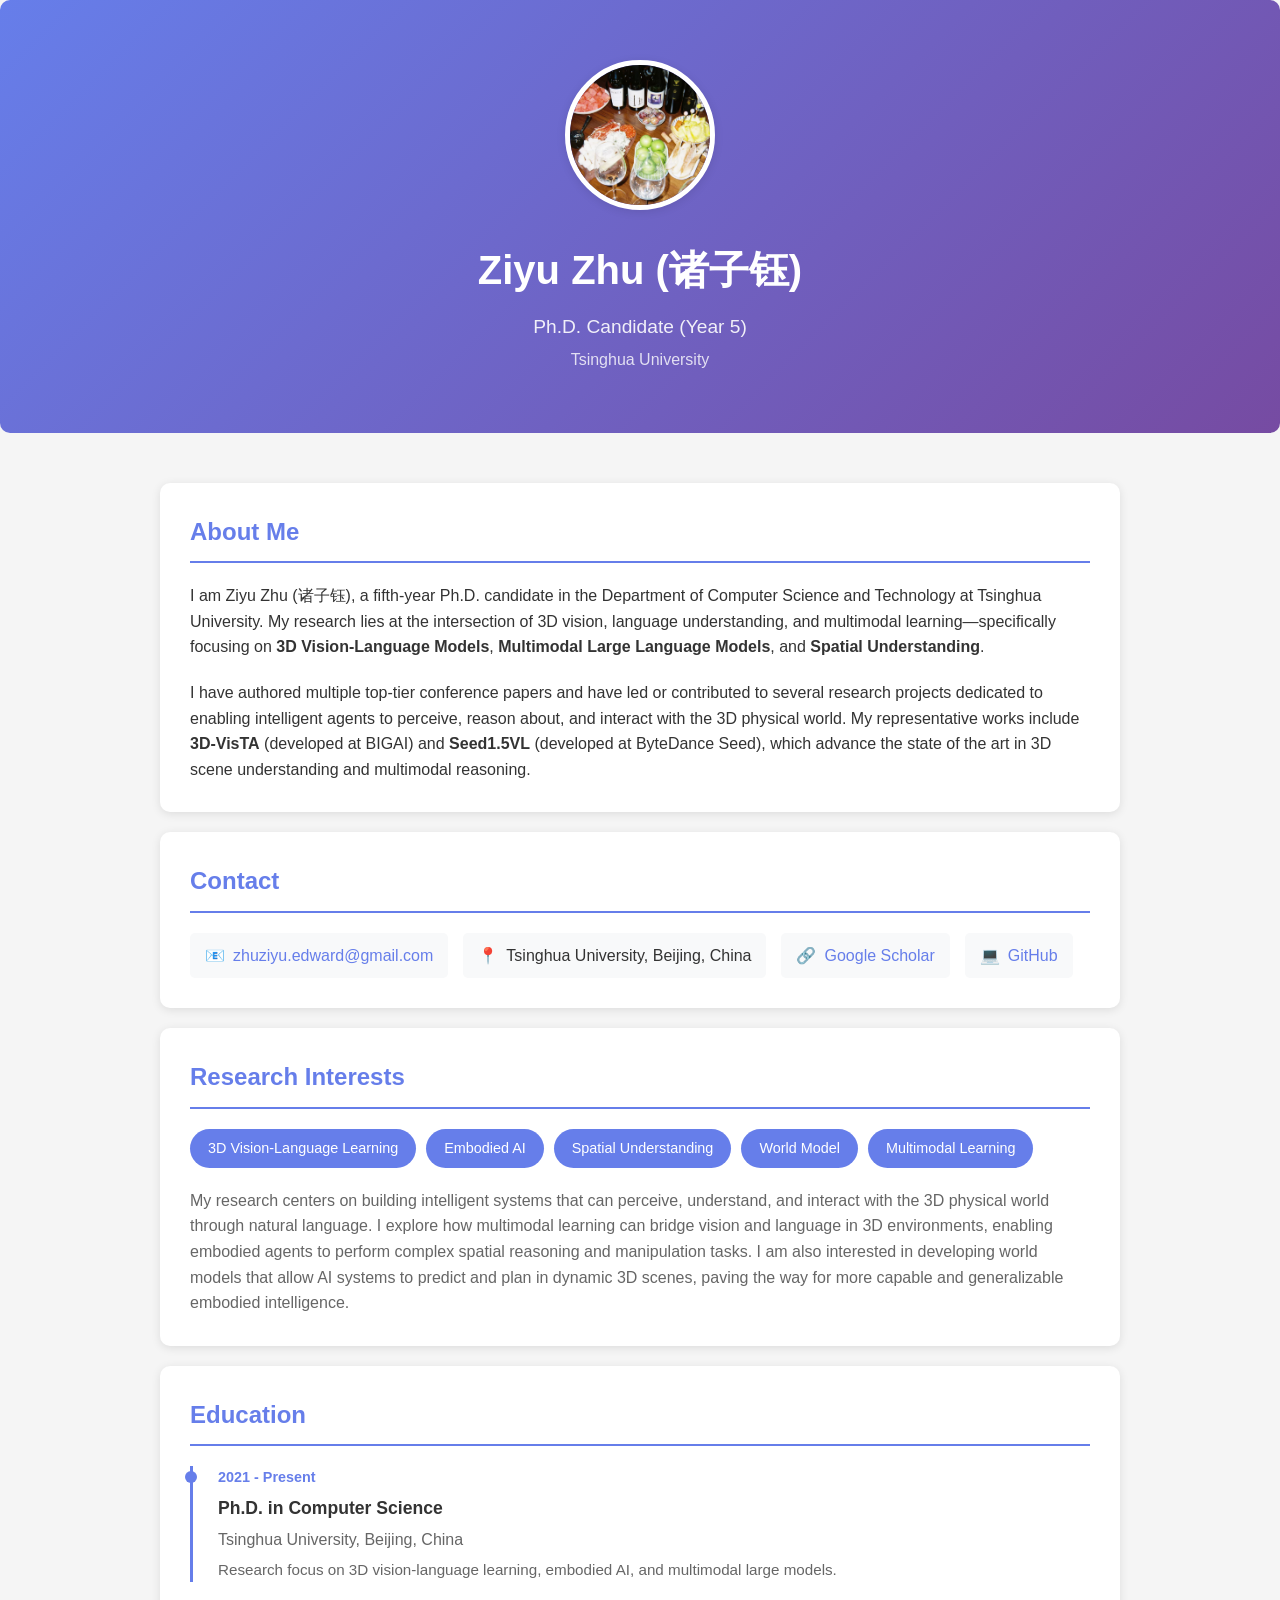
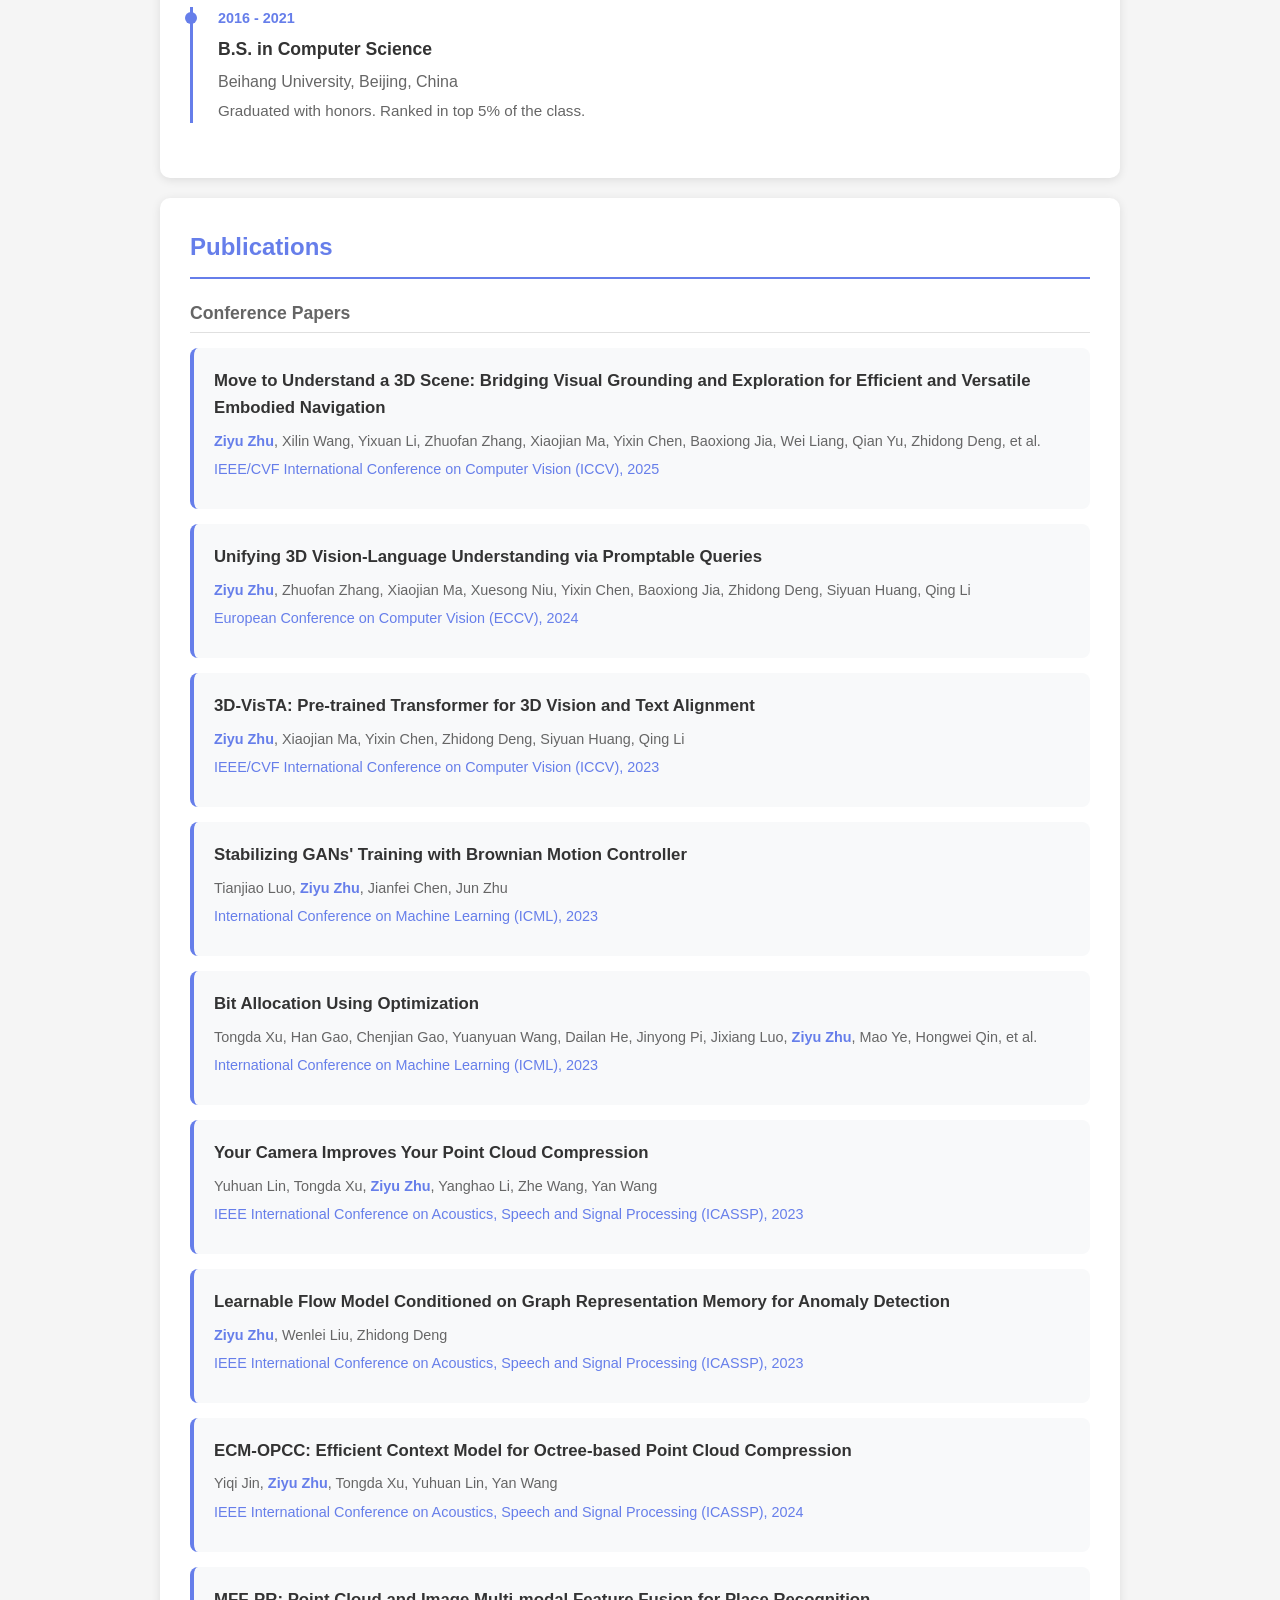
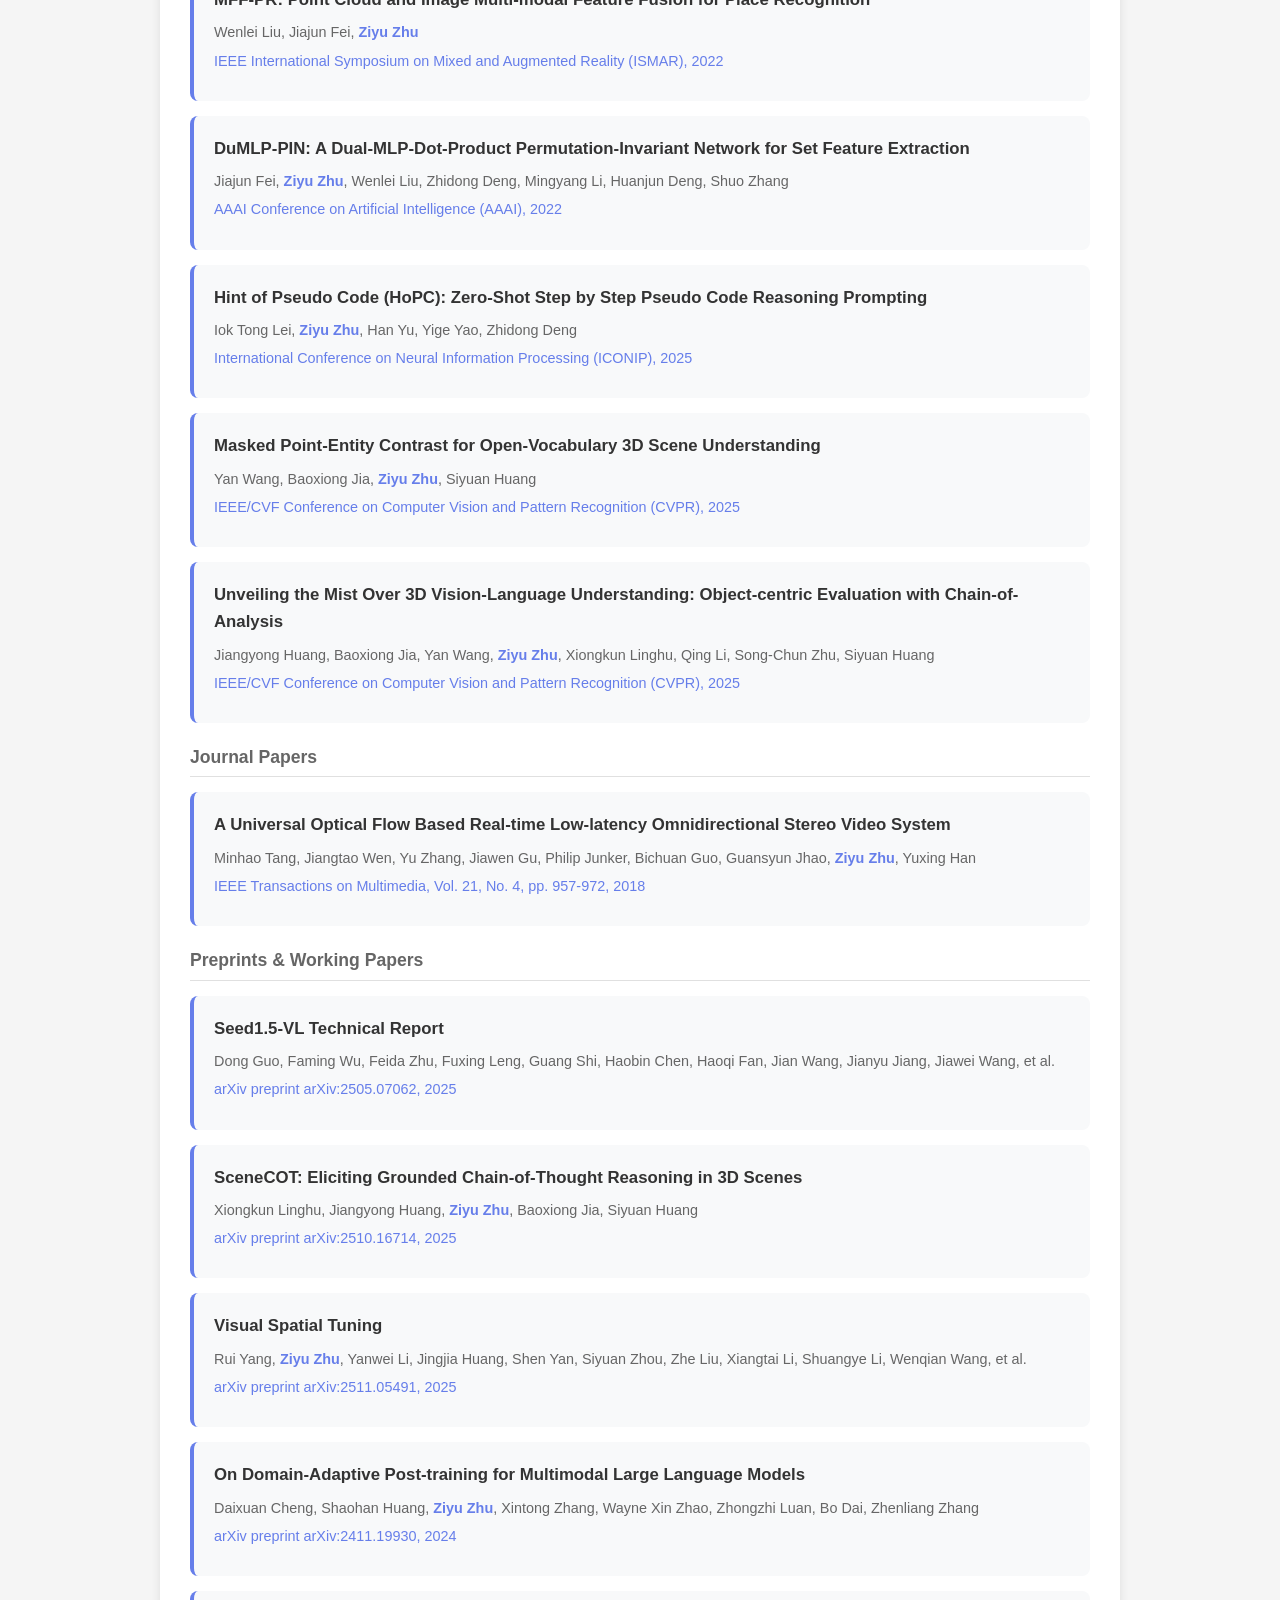
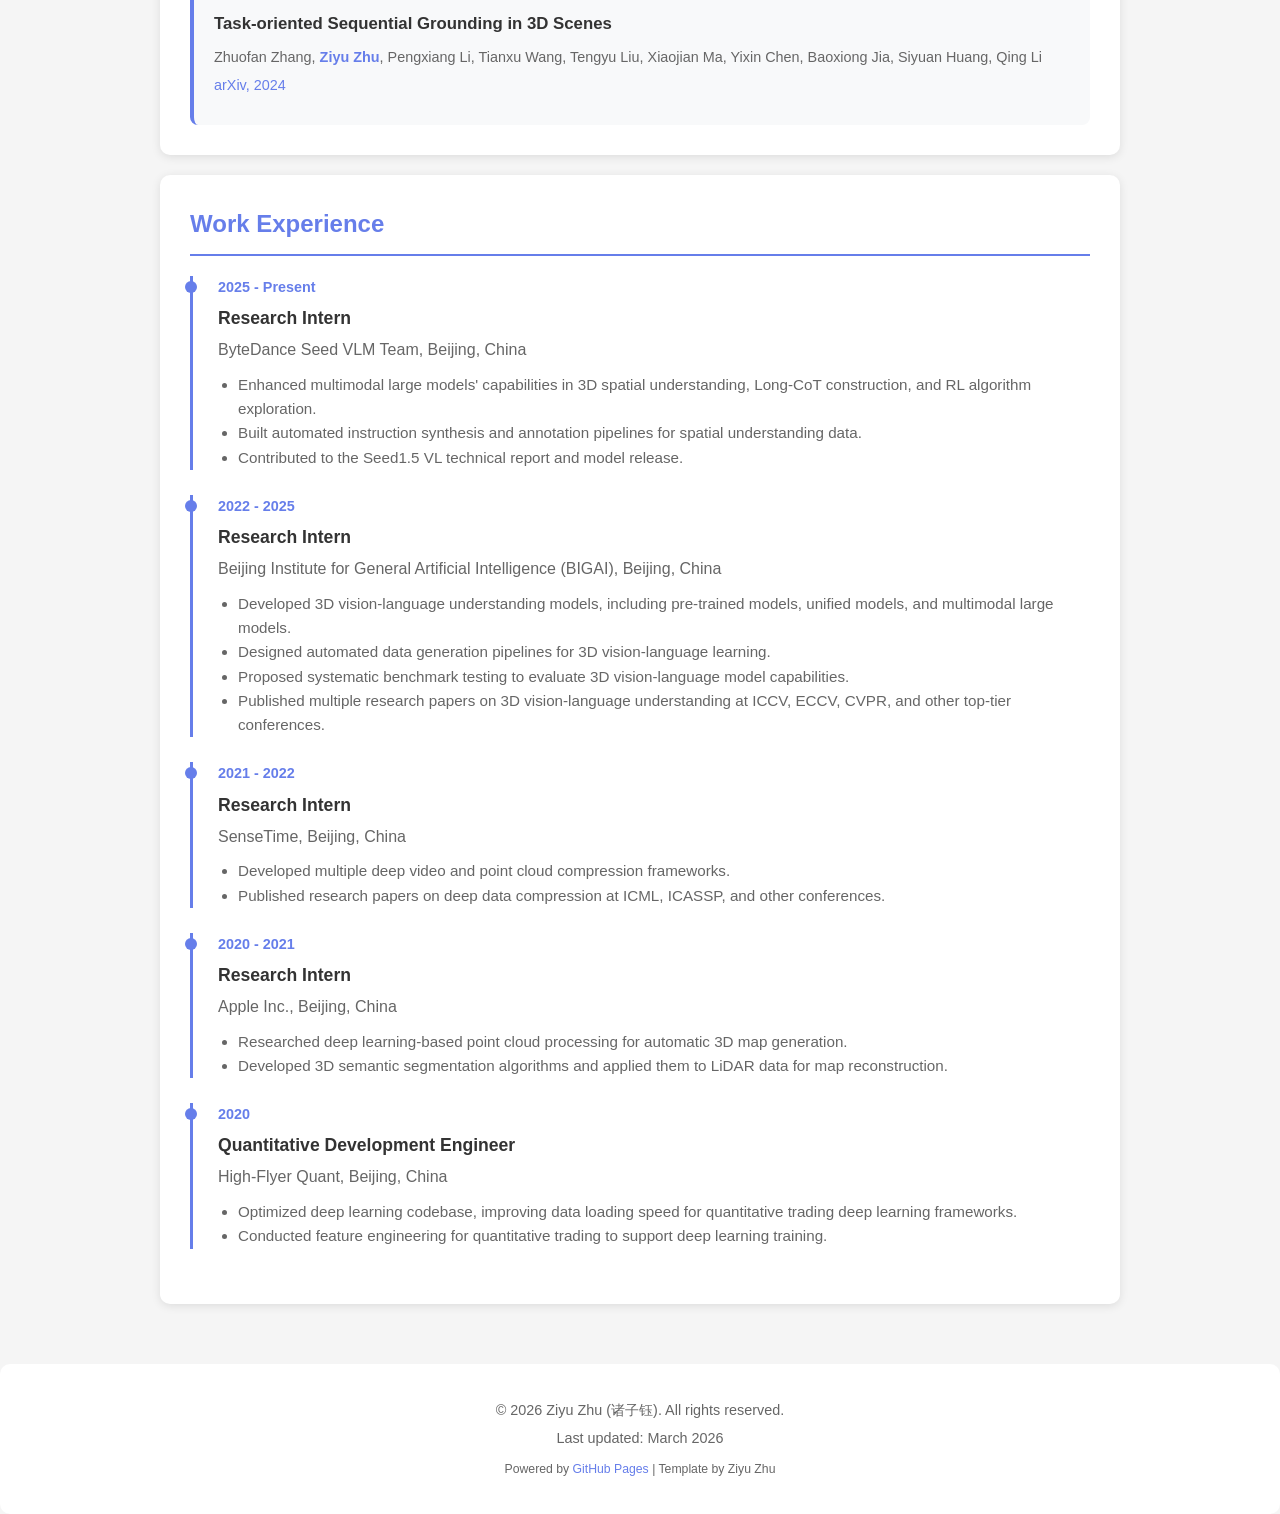
<file: index.html>
<!DOCTYPE html>
<html lang="en">
<head>
    <meta charset="UTF-8">
    <meta name="viewport" content="width=device-width, initial-scale=1.0">
    <title>Ziyu Zhu - Academic Homepage</title>
    <link rel="stylesheet" href="assets/css/main.css">
    <link rel="stylesheet" href="assets/css/responsive.css">
</head>
<body>
    <!-- Header Component -->
    <div id="header-container"></div>

    <!-- Main Content -->
    <main class="container">
        <!-- About Section -->
        <div id="about-container"></div>

        <!-- Contact Section -->
        <div id="contact-container"></div>

        <!-- Research Interests Section -->
        <div id="research-container"></div>

        <!-- Education Section -->
        <div id="education-container"></div>

        <!-- Publications Section -->
        <div id="publications-container"></div>

        <!-- Work Experience Section -->
        <div id="experience-container"></div>
    </main>

    <!-- Footer Component -->
    <div id="footer-container"></div>

    <!-- Scripts -->
    <script src="assets/js/main.js"></script>
    <script src="assets/js/loader.js"></script>
</body>
</html>
</file>
<file: assets/css/main.css>
/* ============================================
   Main Stylesheet - Academic Homepage
   ============================================ */

/* CSS Variables */
:root {
    --primary-color: #667eea;
    --primary-dark: #5a67d8;
    --secondary-color: #764ba2;
    --text-color: #333;
    --text-light: #666;
    --bg-color: #f5f5f5;
    --card-bg: #ffffff;
    --border-color: #e0e0e0;
    --shadow: 0 2px 10px rgba(0,0,0,0.1);
    --shadow-hover: 0 4px 20px rgba(0,0,0,0.15);
    --radius: 10px;
    --transition: all 0.3s ease;
}

/* Reset & Base */
* {
    margin: 0;
    padding: 0;
    box-sizing: border-box;
}

body {
    font-family: 'Segoe UI', Tahoma, Geneva, Verdana, sans-serif;
    line-height: 1.6;
    color: var(--text-color);
    background: var(--bg-color);
}

.container {
    max-width: 900px;
    margin: 0 auto;
    padding: 20px;
}

/* Typography */
h1, h2, h3 {
    font-weight: 600;
}

a {
    color: var(--primary-color);
    text-decoration: none;
    transition: var(--transition);
}

a:hover {
    text-decoration: underline;
}

/* Header Styles */
.header {
    background: linear-gradient(135deg, var(--primary-color) 0%, var(--secondary-color) 100%);
    color: white;
    padding: 60px 20px;
    text-align: center;
    border-radius: var(--radius);
    margin-bottom: 30px;
}

.profile-img {
    width: 150px;
    height: 150px;
    border-radius: 50%;
    border: 5px solid white;
    margin-bottom: 20px;
    object-fit: cover;
    box-shadow: var(--shadow);
}

.header h1 {
    font-size: 2.5em;
    margin-bottom: 10px;
}

.header .title {
    font-size: 1.2em;
    opacity: 0.9;
    margin-bottom: 5px;
}

.header .affiliation {
    opacity: 0.8;
}

/* Section Styles */
.section {
    background: var(--card-bg);
    padding: 30px;
    margin-bottom: 20px;
    border-radius: var(--radius);
    box-shadow: var(--shadow);
    transition: var(--transition);
}

.section:hover {
    box-shadow: var(--shadow-hover);
}

.section-title {
    color: var(--primary-color);
    margin-bottom: 20px;
    padding-bottom: 10px;
    border-bottom: 2px solid var(--primary-color);
    font-size: 1.5em;
}

.section-subtitle {
    color: var(--text-light);
    font-size: 1.1em;
    margin: 20px 0 15px 0;
    padding-bottom: 5px;
    border-bottom: 1px solid var(--border-color);
}

/* Contact Styles */
.contact-grid {
    display: flex;
    flex-wrap: wrap;
    gap: 15px;
}

.contact-item {
    background: #f8f9fa;
    padding: 10px 15px;
    border-radius: 5px;
    display: flex;
    align-items: center;
    gap: 8px;
}

.contact-item:hover {
    background: #e9ecef;
}

/* Research Tags */
.tag-container {
    display: flex;
    flex-wrap: wrap;
    gap: 10px;
}

.research-tag {
    display: inline-block;
    background: var(--primary-color);
    color: white;
    padding: 8px 18px;
    border-radius: 20px;
    font-size: 0.9em;
    transition: var(--transition);
}

.research-tag:hover {
    background: var(--primary-dark);
    transform: translateY(-2px);
}

/* Timeline Styles */
.timeline {
    position: relative;
}

.timeline-item {
    margin-bottom: 25px;
    padding-left: 25px;
    border-left: 3px solid var(--primary-color);
    position: relative;
}

.timeline-item::before {
    content: '';
    position: absolute;
    left: -8px;
    top: 5px;
    width: 12px;
    height: 12px;
    background: var(--primary-color);
    border-radius: 50%;
}

.timeline-date {
    font-weight: bold;
    color: var(--primary-color);
    font-size: 0.9em;
}

.timeline-title {
    font-weight: bold;
    margin: 5px 0;
    font-size: 1.1em;
}

.timeline-institution {
    color: var(--text-light);
    margin-bottom: 5px;
}

.timeline-description {
    color: var(--text-light);
    font-size: 0.95em;
}

/* Publication Styles */
.publication-list {
    display: flex;
    flex-direction: column;
    gap: 15px;
}

.publication-item {
    padding: 20px;
    background: #f8f9fa;
    border-radius: 8px;
    border-left: 4px solid var(--primary-color);
    transition: var(--transition);
}

.publication-item:hover {
    background: #e9ecef;
    transform: translateX(5px);
}

.publication-title {
    font-weight: bold;
    color: var(--text-color);
    margin-bottom: 8px;
    font-size: 1.05em;
}

.publication-authors {
    color: var(--text-light);
    font-size: 0.9em;
    margin-bottom: 5px;
}

.publication-authors .highlight {
    color: var(--primary-color);
    font-weight: 600;
}

.publication-venue {
    color: var(--primary-color);
    font-size: 0.9em;
    font-weight: 500;
    margin-bottom: 8px;
}

.publication-links {
    display: flex;
    gap: 15px;
    font-size: 0.85em;
}

.publication-links a {
    display: flex;
    align-items: center;
    gap: 5px;
}

/* Awards List */
.awards-list {
    list-style: none;
}

.awards-list li {
    padding: 12px 0;
    border-bottom: 1px solid var(--border-color);
    display: flex;
    justify-content: space-between;
    align-items: center;
}

.awards-list li:last-child {
    border-bottom: none;
}

.award-name {
    font-weight: 600;
}

.award-source {
    color: var(--text-light);
    font-size: 0.9em;
}

.award-year {
    color: var(--primary-color);
    font-weight: 500;
}

/* Service Lists */
.service-category {
    margin-bottom: 20px;
}

.service-category h4 {
    color: var(--text-color);
    margin-bottom: 10px;
    font-size: 1em;
}

.service-list {
    list-style: none;
    padding-left: 15px;
}

.service-list li {
    padding: 5px 0;
    color: var(--text-light);
    position: relative;
    padding-left: 15px;
}

.service-list li::before {
    content: '•';
    color: var(--primary-color);
    position: absolute;
    left: 0;
}

/* Footer Styles */
.footer {
    text-align: center;
    padding: 30px 20px;
    color: var(--text-light);
    font-size: 0.9em;
    background: var(--card-bg);
    border-radius: var(--radius);
    margin-top: 20px;
}

.footer p {
    margin: 5px 0;
}

/* Loading State */
.loading {
    text-align: center;
    padding: 40px;
    color: var(--text-light);
}

/* Utility Classes */
.hidden {
    display: none;
}

.text-center {
    text-align: center;
}

.mb-0 {
    margin-bottom: 0;
}

.mt-20 {
    margin-top: 20px;
}
</file>
<file: assets/css/responsive.css>
/* ============================================
   Responsive Stylesheet
   ============================================ */

/* Tablet Styles */
@media (max-width: 768px) {
    .container {
        padding: 15px;
    }

    .header {
        padding: 40px 15px;
    }

    .header h1 {
        font-size: 2em;
    }

    .profile-img {
        width: 120px;
        height: 120px;
    }

    .section {
        padding: 20px;
    }

    .contact-grid {
        flex-direction: column;
    }

    .contact-item {
        width: 100%;
    }

    .timeline-item {
        padding-left: 20px;
    }

    .publication-links {
        flex-wrap: wrap;
    }

    .awards-list li {
        flex-direction: column;
        align-items: flex-start;
        gap: 5px;
    }
}

/* Mobile Styles */
@media (max-width: 480px) {
    .header h1 {
        font-size: 1.6em;
    }

    .header .title {
        font-size: 1em;
    }

    .section-title {
        font-size: 1.3em;
    }

    .research-tag {
        font-size: 0.85em;
        padding: 6px 14px;
    }

    .timeline-item {
        padding-left: 15px;
        margin-bottom: 20px;
    }

    .timeline-item::before {
        left: -6px;
        width: 10px;
        height: 10px;
    }

    .publication-item {
        padding: 15px;
    }

    .publication-title {
        font-size: 1em;
    }

    .publication-authors,
    .publication-venue {
        font-size: 0.85em;
    }
}

/* Large Screen Styles */
@media (min-width: 1200px) {
    .container {
        max-width: 1000px;
    }
}

/* Print Styles */
@media print {
    body {
        background: white;
    }

    .section {
        box-shadow: none;
        border: 1px solid var(--border-color);
        break-inside: avoid;
    }

    .header {
        -webkit-print-color-adjust: exact;
        print-color-adjust: exact;
    }

    a {
        text-decoration: none;
        color: var(--text-color);
    }

    .publication-links {
        display: none;
    }
}
</file>
